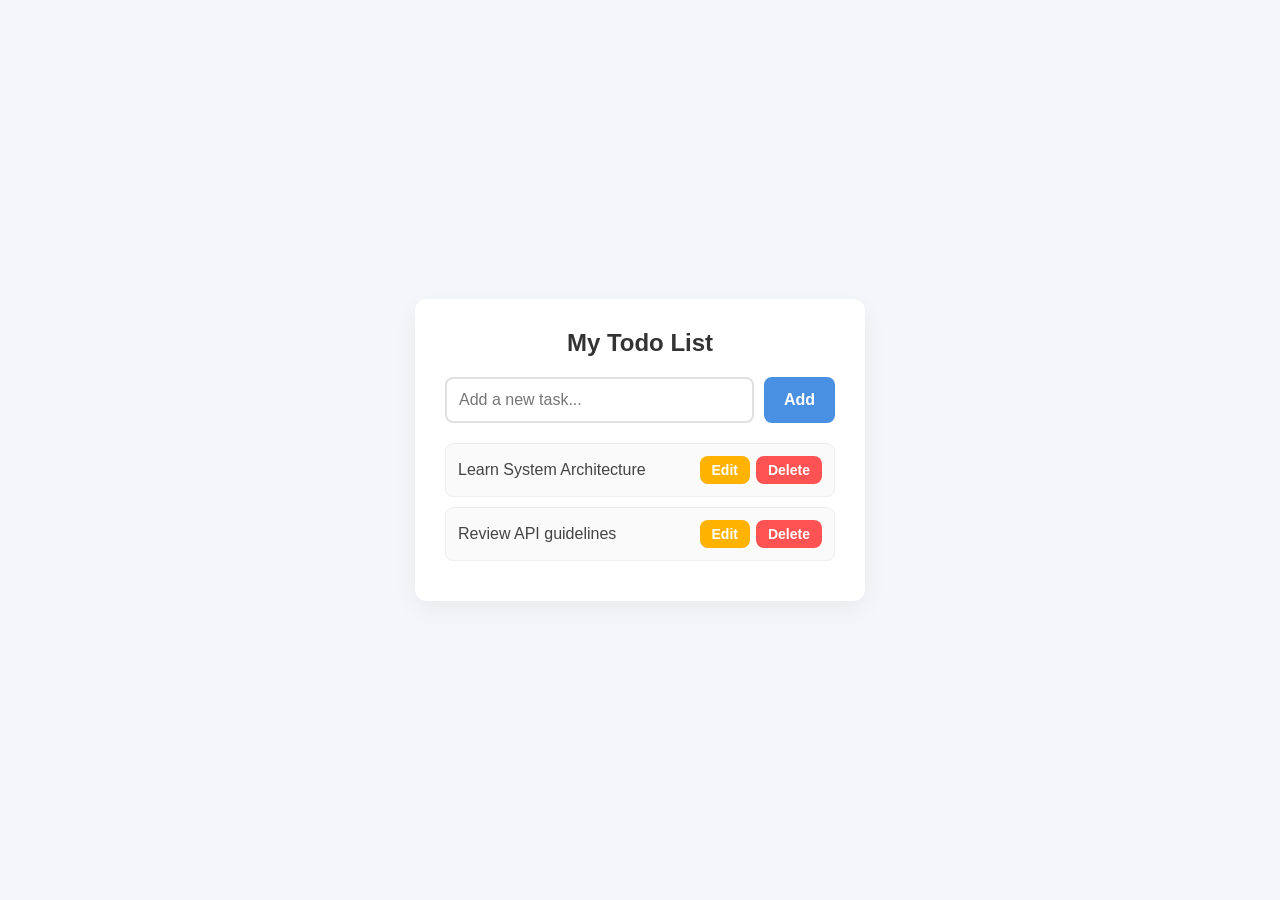
<file: My Practice/Practice/SIP Training/L_30_Task1.html>
<!DOCTYPE html>
<html lang="en">
<head>
    <meta charset="UTF-8">
    <meta name="viewport" content="width=device-width, initial-scale=0.1">
    <title>CRUD Todo App</title>
    <style>
        * { box-sizing: border-box; margin: 0; padding: 0; font-family: 'Segoe UI', Tahoma, Geneva, Verdana, sans-serif; }
        body { background: #f4f6f9; display: flex; justify-content: center; align-items: center; min-height: 100vh; padding: 20px; }
        .todo-container { background: #fff; width: 100%; max-width: 450px; padding: 30px; border-radius: 12px; box-shadow: 0 8px 24px rgba(0,0,0,0.05); }
        h2 { margin-bottom: 20px; color: #333; text-align: center; }
        .input-group { display: flex; gap: 10px; margin-bottom: 20px; }
        input[type="text"] { flex: 1; padding: 12px; border: 2px solid #e0e0e0; border-radius: 8px; font-size: 16px; outline: none; transition: border-color 0.2s; }
        input[type="text"]:focus { border-color: #4a90e2; }
        button { padding: 12px 20px; border: none; border-radius: 8px; font-size: 16px; font-weight: bold; cursor: pointer; transition: background 0.2s; }
        .add-btn { background: #4a90e2; color: white; }
        .add-btn:hover { background: #357abd; }
        ul { list-style: none; }
        li { display: flex; justify-content: space-between; align-items: center; padding: 12px; background: #fafafa; border: 1px solid #eee; border-radius: 8px; margin-bottom: 10px; transition: transform 0.2s; }
        li:hover { transform: translateY(-1px); box-shadow: 0 4px 12px rgba(0,0,0,0.02); }
        .task-text { flex: 1; font-size: 16px; color: #444; word-break: break-all; margin-right: 10px; }
        .edit-input { flex: 1; padding: 8px; border: 2px solid #4a90e2; border-radius: 6px; font-size: 16px; margin-right: 10px; outline: none; }
        .actions { display: flex; gap: 6px; }
        .edit-btn { background: #ffb300; color: white; padding: 6px 12px; font-size: 14px; }
        .edit-btn:hover { background: #e6a100; }
        .delete-btn { background: #ff5252; color: white; padding: 6px 12px; font-size: 14px; }
        .delete-btn:hover { background: #e04444; }
        .save-btn { background: #2ecc71; color: white; padding: 6px 12px; font-size: 14px; }
        .save-btn:hover { background: #27ae60; }
    </style>
</head>
<body>

<div class="todo-container">
    <h2>My Todo List</h2>
    <div class="input-group">
        <input type="text" id="todo-input" placeholder="Add a new task...">
        <button class="add-btn" onclick="createTodo()">Add</button>
    </div>
    <ul id="todo-list"></ul>
</div>

<script>
    // State management (In-Memory Array acting as DB)
    let todos = [
        { id: 1, text: "Learn System Architecture" },
        { id: 2, text: "Review API guidelines" }
    ];

    const todoListElement = document.getElementById('todo-list');
    const todoInputElement = document.getElementById('todo-input');

    // READ: Render todos to UI
    function renderTodos() {
        todoListElement.innerHTML = '';
        todos.forEach(todo => {
            const li = document.createElement('li');
            li.innerHTML = `
                <span class="task-text" id="text-${todo.id}">${todo.text}</span>
                <div class="actions" id="actions-${todo.id}">
                    <button class="edit-btn" onclick="enableEdit(${todo.id})">Edit</button>
                    <button class="delete-btn" onclick="deleteTodo(${todo.id})">Delete</button>
                </div>
            `;
            todoListElement.appendChild(li);
        });
    }

    // CREATE: Add new todo
    function createTodo() {
        const text = todoInputElement.value.trim();
        if (!text) return alert("Task cannot be empty!");

        const newTodo = {
            id: Date.now(), // simple unique timestamp ID
            text: text
        };
        
        todos.push(newTodo);
        todoInputElement.value = '';
        renderTodos();
    }

    // UPDATE (Part 1): Replace text with input field
    function enableEdit(id) {
        const todo = todos.find(t => t.id === id);
        const textSpan = document.getElementById(`text-${id}`);
        const actionsDiv = document.getElementById(`actions-${id}`);

        textSpan.innerHTML = `<input type="text" class="edit-input" id="input-${id}" value="${todo.text}">`;
        actionsDiv.innerHTML = `
            <button class="save-btn" onclick="saveTodo(${id})">Save</button>
            <button class="delete-btn" onclick="renderTodos()">Cancel</button>
        `;
        document.getElementById(`input-${id}`).focus();
    }

    // UPDATE (Part 2): Save updated text to array
    function saveTodo(id) {
        const inputVal = document.getElementById(`input-${id}`).value.trim();
        if (!inputVal) return alert("Task text cannot be empty!");

        todos = todos.map(todo => todo.id === id ? { ...todo, text: inputVal } : todo);
        renderTodos();
    }

    // DELETE: Remove todo item
    function deleteTodo(id) {
        todos = todos.filter(todo => todo.id !== id);
        renderTodos();
    }

    // Setup input key listener (Enter key to submit)
    todoInputElement.addEventListener("keypress", (e) => {
        if (e.key === "Enter") createTodo();
    });

    // Initial load
    renderTodos();
</script>

</body>
</html>
</file>
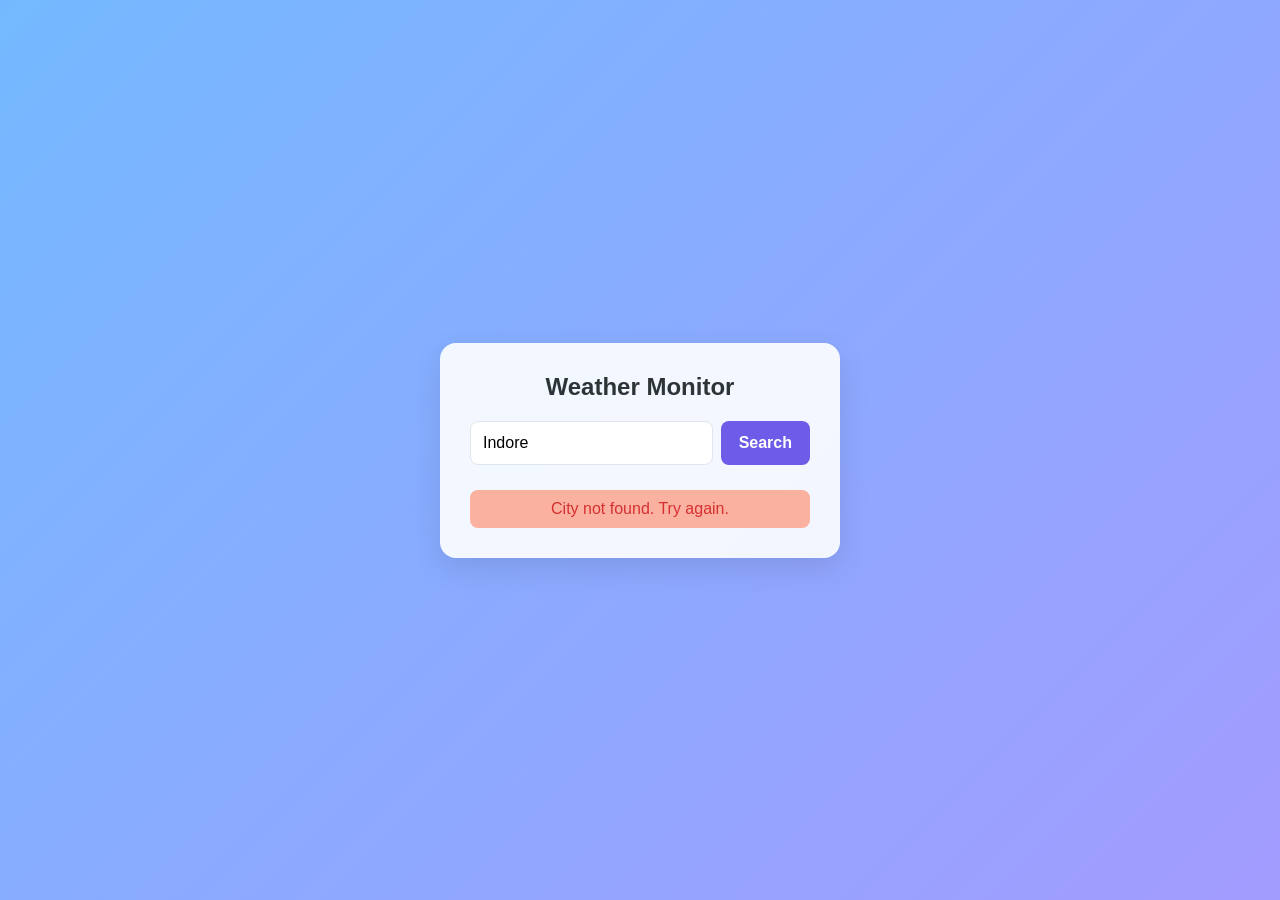
<file: My Practice/Practice/SIP Training/L_30_Task2.html>
<!DOCTYPE html>
<html lang="en">
<head>
    <meta charset="UTF-8">
    <meta name="viewport" content="width=device-width, initial-scale=1.0">
    <title>Weather Dashboard</title>
    <style>
        * { box-sizing: border-box; margin: 0; padding: 0; font-family: 'Segoe UI', Tahoma, Geneva, Verdana, sans-serif; }
        body { background: linear-gradient(135deg, #74b9ff, #a29bfe); display: flex; justify-content: center; align-items: center; min-height: 100vh; padding: 20px; }
        .weather-container { background: rgba(255, 255, 255, 0.9); width: 100%; max-width: 400px; padding: 30px; border-radius: 16px; box-shadow: 0 10px 30px rgba(0,0,0,0.1); text-align: center; backdrop-filter: blur(5px); }
        h2 { margin-bottom: 20px; color: #2d3436; }
        .search-box { display: flex; gap: 8px; margin-bottom: 25px; }
        input { flex: 1; padding: 12px; border: 1px solid #dfe6e9; border-radius: 8px; font-size: 16px; outline: none; }
        button { background: #6c5ce7; color: white; border: none; padding: 12px 18px; font-size: 16px; font-weight: bold; border-radius: 8px; cursor: pointer; transition: background 0.2s; }
        button:hover { background: #5b4cc4; }
        .loader { display: none; margin: 20px auto; border: 4px solid #f3f3f3; border-top: 4px solid #6c5ce7; border-radius: 50%; width: 30px; height: 30px; animation: spin 1s linear infinite; }
        @keyframes spin { 0% { transform: rotate(0deg); } 100% { transform: rotate(360deg); } }
        .weather-card { display: none; margin-top: 10px; }
        .city { font-size: 24px; font-weight: bold; color: #2d3436; margin-bottom: 5px; }
        .temp { font-size: 48px; font-weight: 300; color: #2d3436; margin: 10px 0; }
        .desc { font-size: 18px; color: #636e72; text-transform: capitalize; font-weight: 500; }
        .details { display: flex; justify-content: space-around; margin-top: 25px; padding-top: 20px; border-top: 1px solid #eee; }
        .detail-item span { display: block; font-size: 14px; color: #b2bec3; }
        .detail-item strong { font-size: 16px; color: #2d3436; }
        .error { display: none; color: #d63031; background: #fab1a0; padding: 10px; border-radius: 8px; margin-top: 15px; font-weight: 500; }
    </style>
</head>
<body>

<div class="weather-container">
    <h2>Weather Monitor</h2>
    <div class="search-box">
        <input type="text" id="city-input" placeholder="Enter city name (e.g., Delhi)..." value="Indore">
        <button onclick="fetchWeather()">Search</button>
    </div>

    <div class="loader" id="loader"></div>
    <div class="error" id="error-msg">City not found. Try again.</div>

    <div class="weather-card" id="weather-card">
        <div class="city" id="ui-city">City Name</div>
        <div class="temp" id="ui-temp">--°C</div>
        <div class="desc" id="ui-desc">Condition</div>
        <div class="details">
            <div class="detail-item">
                <span>Humidity</span>
                <strong id="ui-humidity">--%</strong>
            </div>
            <div class="detail-item">
                <span>Wind Speed</span>
                <strong id="ui-wind">-- km/h</strong>
            </div>
        </div>
    </div>
</div>

<script>
    async function fetchWeather() {
        const cityInput = document.getElementById('city-input').value.trim();
        const loader = document.getElementById('loader');
        const card = document.getElementById('weather-card');
        const errorMsg = document.getElementById('error-msg');

        if (!cityInput) return alert("Please enter a city name");

        // UI State: Loading
        loader.style.display = 'block';
        card.style.display = 'none';
        errorMsg.style.display = 'none';

        try {
            // Fetching from a free JSON endpoint wrapper around wttr.in
            const response = await fetch(`https://wttr.in/${encodeURIComponent(cityInput)}?format=j1`);
            
            if (!response.ok) throw new Error("City data not available");

            const data = await response.json();
            
            // Extracting relevant metrics from JSON
            const currentCondition = data.current_condition[0];
            const areaInfo = data.nearest_area[0];
            
            const cityName = areaInfo.areaName[0].value;
            const countryName = areaInfo.country[0].value;
            const tempC = currentCondition.temp_C;
            const weatherDesc = currentCondition.weatherDesc[0].value;
            const humidity = currentCondition.humidity;
            const windSpeed = currentCondition.windspeedKmh;

            // Updating UI Components
            document.getElementById('ui-city').textContent = `${cityName}, ${countryName}`;
            document.getElementById('ui-temp').textContent = `${tempC}°C`;
            document.getElementById('ui-desc').textContent = weatherDesc;
            document.getElementById('ui-humidity').textContent = `${humidity}%`;
            document.getElementById('ui-wind').textContent = `${windSpeed} km/h`;

            // UI State: Success Display
            loader.style.display = 'none';
            card.style.display = 'block';

        } catch (error) {
            console.error(error);
            loader.style.display = 'none';
            errorMsg.style.display = 'block';
        }
    }

    // Trigger initial search for default value
    window.onload = fetchWeather;
    
    // Add Enter key event listener
    document.getElementById('city-input').addEventListener("keypress", (e) => {
        if (e.key === "Enter") fetchWeather();
    });
</script>

</body>
</html>
</file>
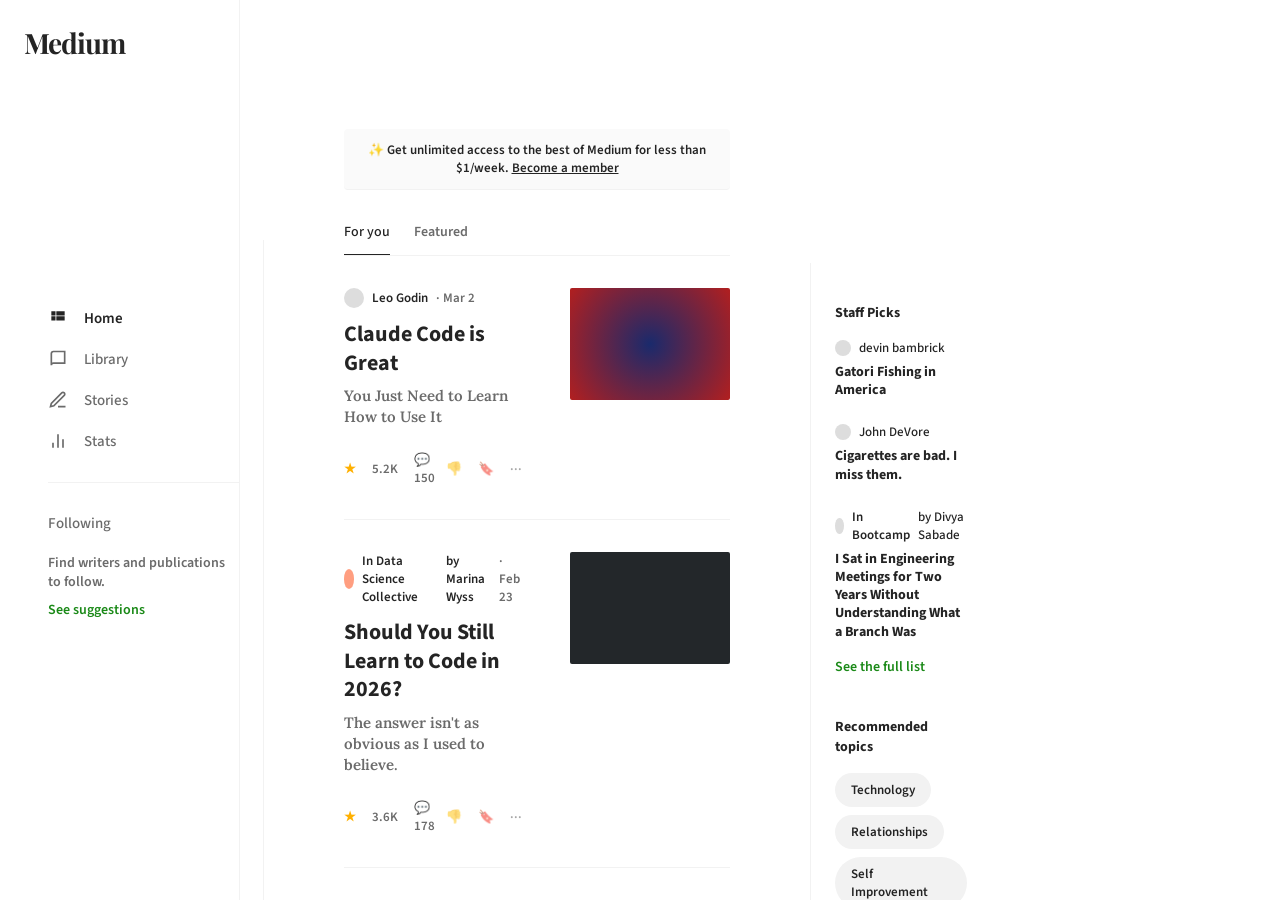
<file: Prime DSA Classes/ClassPractice/Class_1_Notes/Medium.html>
<!DOCTYPE html>
<html lang="en">
<head>
    <meta charset="UTF-8">
    <meta name="viewport" content="width=device-width, initial-scale=1.0">
    <title>Medium Clone</title>
    <link rel="preconnect" href="https://fonts.googleapis.com">
    <link rel="preconnect" href="https://fonts.gstatic.com" crossorigin>
    <link href="https://fonts.googleapis.com/css2?family=Lora:ital,wght@0,500;0,700;1,400&family=Playfair+Display:ital,wght@0,700;1,700&family=Source+Sans+3:wght@400;500;600;700&display=swap" rel="stylesheet">
    <style>
        /* --- RESET & GLOBAL STYLES --- */
        * {
            box-sizing: border-box;
            margin: 0;
            padding: 0;
        }
        body {
            font-family: 'Source Sans 3', sans-serif;
            color: #242424;
            background-color: #ffffff;
            display: grid;
            grid-template-columns: 240px 1fr 360px;
            min-height: 100vh;
        }

        a {
            text-decoration: none;
            color: inherit;
        }

        /* --- SIDEBAR LEFT --- */
        .sidebar-left {
            border-right: 1px solid #f2f2f2;
            padding: 24px;
            display: flex;
            flex-direction: column;
            gap: 32px;
            position: fixed;
            width: 240px;
            height: 100vh;
        }

        .logo {
            font-family: 'Playfair Display', serif;
            font-size: 28px;
            font-weight: 700;
            letter-spacing: -1px;
            margin-bottom: 12px;
        }

        .nav-menu {
            display: flex;
            flex-direction: column;
            gap: 20px;
        }

        .nav-item {
            display: flex;
            align-items: center;
            gap: 16px;
            font-size: 15px;
            color: #6b6b6b;
            font-weight: 500;
            cursor: pointer;
        }

        .nav-item.active {
            color: #242424;
            font-weight: 600;
        }

        .nav-icon {
            width: 20px;
            height: 20px;
            opacity: 0.7;
        }

        .nav-item.active .nav-icon {
            opacity: 1;
        }

        .divider {
            height: 1px;
            background-color: #f2f2f2;
            margin: 10px 0;
        }

        .find-writers {
            font-size: 14px;
            color: #6b6b6b;
            line-height: 1.4;
        }

        .find-writers a {
            color: #1a8917;
            display: block;
            margin-top: 8px;
        }

        /* --- MAIN FEED (MIDDLE) --- */
        .main-content {
            grid-column: 2;
            padding: 24px 64px;
            margin-left: 240px; /* Offset for fixed sidebar */
        }

        /* Promo Banner */
        .promo-banner {
            background-color: #fafafa;
            border-bottom: 1px solid #f2f2f2;
            padding: 12px;
            font-size: 13px;
            text-align: center;
            margin-bottom: 32px;
            border-radius: 4px;
        }
        .promo-banner a {
            text-decoration: underline;
            font-weight: 600;
        }

        /* Feed Tabs */
        .feed-tabs {
            display: flex;
            gap: 24px;
            border-bottom: 1px solid #f2f2f2;
            margin-bottom: 32px;
        }

        .tab {
            padding-bottom: 12px;
            font-size: 14px;
            color: #6b6b6b;
            cursor: pointer;
        }

        .tab.active {
            color: #242424;
            border-bottom: 1px solid #242424;
            font-weight: 500;
        }

        /* Article Card Layout */
        .article-card {
            display: flex;
            justify-content: space-between;
            gap: 48px;
            padding-bottom: 32px;
            margin-bottom: 32px;
            border-bottom: 1px solid #f2f2f2;
        }

        .article-meta {
            display: flex;
            align-items: center;
            gap: 8px;
            font-size: 13px;
            color: #242424;
            margin-bottom: 12px;
        }

        .author-img {
            width: 20px;
            height: 20px;
            border-radius: 50%;
            background-color: #ddd;
        }

        .publication {
            font-weight: 600;
        }

        .article-title {
            font-family: 'Source Sans 3', sans-serif;
            font-size: 22px;
            font-weight: 700;
            line-height: 1.3;
            color: #242424;
            margin-bottom: 8px;
        }

        .article-excerpt {
            font-family: 'Lora', Georgia, serif;
            font-size: 15px;
            color: #6b6b6b;
            line-height: 1.4;
            margin-bottom: 24px;
        }

        .article-footer {
            display: flex;
            justify-content: space-between;
            align-items: center;
            font-size: 13px;
            color: #6b6b6b;
        }

        .footer-left {
            display: flex;
            align-items: center;
            gap: 16px;
        }

        .star-icon {
            color: #ffb000;
        }

        .footer-right {
            display: flex;
            gap: 16px;
            opacity: 0.6;
        }

        .article-image {
            width: 160px;
            height: 112px;
            object-fit: cover;
            border-radius: 2px;
            background-color: #f2f2f2;
            flex-shrink: 0;
        }

        /* --- SIDEBAR RIGHT --- */
        .sidebar-right {
            grid-column: 3;
            border-left: 1px solid #f2f2f2;
            padding: 40px 24px;
            display: flex;
            flex-direction: column;
            gap: 40px;
        }

        .section-title {
            font-size: 14px;
            font-weight: 700;
            color: #242424;
            margin-bottom: 16px;
        }

        /* Staff Picks list */
        .staff-picks-list {
            display: flex;
            flex-direction: column;
            gap: 24px;
        }

        .pick-item-meta {
            display: flex;
            align-items: center;
            gap: 8px;
            font-size: 13px;
            font-weight: 500;
            margin-bottom: 6px;
        }

        .pick-item-title {
            font-size: 14px;
            font-weight: 700;
            line-height: 1.3;
            color: #242424;
        }

        /* Recommended Topics Tags */
        .topics-grid {
            display: flex;
            flex-wrap: wrap;
            gap: 8px;
        }

        .topic-tag {
            background-color: #f2f2f2;
            padding: 8px 16px;
            border-radius: 100px;
            font-size: 13px;
            color: #242424;
            transition: background-color 0.2s;
        }

        .topic-tag:hover {
            background-color: #e6e6e6;
        }

        .see-more-link {
            font-size: 14px;
            color: #1a8917;
            display: inline-block;
            margin-top: 16px;
        }
    </style>
</head>
<body>

    <aside class="sidebar-left">
        <div class="logo">Medium</div>
        <nav class="nav-menu">
            <div class="nav-item active">
                <svg class="nav-icon" viewBox="0 0 24 24" fill="currentColor"><path d="M4 10h5v5H4v-5zm0-6h5v5H4V4zm6 6h10v5H10v-5zm0-6h10v5H10V4z"/>
                <!DOCTYPE html>
<html lang="en">
<head>
    <meta charset="UTF-8">
    <meta name="viewport" content="width=device-width, initial-scale=1.0">
    <title>Medium Clone</title>
    <link rel="preconnect" href="https://fonts.googleapis.com">
    <link rel="preconnect" href="https://fonts.gstatic.com" crossorigin>
    <link href="https://fonts.googleapis.com/css2?family=Lora:ital,wght@0,500;0,700;1,400&family=Playfair+Display:ital,wght@0,700;1,700&family=Source+Sans+3:wght@400;500;600;700&display=swap" rel="stylesheet">
    <style>
        /* --- RESET & GLOBAL STYLES --- */
        * {
            box-sizing: border-box;
            margin: 0;
            padding: 0;
        }
        body {
            font-family: 'Source Sans 3', sans-serif;
            color: #242424;
            background-color: #ffffff;
            display: grid;
            grid-template-columns: 240px 1fr 360px;
            min-height: 100vh;
        }

        a {
            text-decoration: none;
            color: inherit;
        }

        /* --- SIDEBAR LEFT --- */
        .sidebar-left {
            border-right: 1px solid #f2f2f2;
            padding: 24px;
            display: flex;
            flex-direction: column;
            gap: 32px;
            position: fixed;
            width: 240px;
            height: 100vh;
        }

        .logo {
            font-family: 'Playfair Display', serif;
            font-size: 28px;
            font-weight: 700;
            letter-spacing: -1px;
            margin-bottom: 12px;
        }

        .nav-menu {
            display: flex;
            flex-direction: column;
            gap: 20px;
        }

        .nav-item {
            display: flex;
            align-items: center;
            gap: 16px;
            font-size: 15px;
            color: #6b6b6b;
            font-weight: 500;
            cursor: pointer;
        }

        .nav-item.active {
            color: #242424;
            font-weight: 600;
        }

        .nav-icon {
            width: 20px;
            height: 20px;
            opacity: 0.7;
        }

        .nav-item.active .nav-icon {
            opacity: 1;
        }

        .divider {
            height: 1px;
            background-color: #f2f2f2;
            margin: 10px 0;
        }

        .find-writers {
            font-size: 14px;
            color: #6b6b6b;
            line-height: 1.4;
        }

        .find-writers a {
            color: #1a8917;
            display: block;
            margin-top: 8px;
        }

        /* --- MAIN FEED (MIDDLE) --- */
        .main-content {
            grid-column: 2;
            padding: 24px 64px;
            margin-left: 240px; /* Offset for fixed sidebar */
        }

        /* Promo Banner */
        .promo-banner {
            background-color: #fafafa;
            border-bottom: 1px solid #f2f2f2;
            padding: 12px;
            font-size: 13px;
            text-align: center;
            margin-bottom: 32px;
            border-radius: 4px;
        }
        .promo-banner a {
            text-decoration: underline;
            font-weight: 600;
        }

        /* Feed Tabs */
        .feed-tabs {
            display: flex;
            gap: 24px;
            border-bottom: 1px solid #f2f2f2;
            margin-bottom: 32px;
        }

        .tab {
            padding-bottom: 12px;
            font-size: 14px;
            color: #6b6b6b;
            cursor: pointer;
        }

        .tab.active {
            color: #242424;
            border-bottom: 1px solid #242424;
            font-weight: 500;
        }

        /* Article Card Layout */
        .article-card {
            display: flex;
            justify-content: space-between;
            gap: 48px;
            padding-bottom: 32px;
            margin-bottom: 32px;
            border-bottom: 1px solid #f2f2f2;
        }

        .article-meta {
            display: flex;
            align-items: center;
            gap: 8px;
            font-size: 13px;
            color: #242424;
            margin-bottom: 12px;
        }

        .author-img {
            width: 20px;
            height: 20px;
            border-radius: 50%;
            background-color: #ddd;
        }

        .publication {
            font-weight: 600;
        }

        .article-title {
            font-family: 'Source Sans 3', sans-serif;
            font-size: 22px;
            font-weight: 700;
            line-height: 1.3;
            color: #242424;
            margin-bottom: 8px;
        }

        .article-excerpt {
            font-family: 'Lora', Georgia, serif;
            font-size: 15px;
            color: #6b6b6b;
            line-height: 1.4;
            margin-bottom: 24px;
        }

        .article-footer {
            display: flex;
            justify-content: space-between;
            align-items: center;
            font-size: 13px;
            color: #6b6b6b;
        }

        .footer-left {
            display: flex;
            align-items: center;
            gap: 16px;
        }

        .star-icon {
            color: #ffb000;
        }

        .footer-right {
            display: flex;
            gap: 16px;
            opacity: 0.6;
        }

        .article-image {
            width: 160px;
            height: 112px;
            object-fit: cover;
            border-radius: 2px;
            background-color: #f2f2f2;
            flex-shrink: 0;
        }

        /* --- SIDEBAR RIGHT --- */
        .sidebar-right {
            grid-column: 3;
            border-left: 1px solid #f2f2f2;
            padding: 40px 24px;
            display: flex;
            flex-direction: column;
            gap: 40px;
        }

        .section-title {
            font-size: 14px;
            font-weight: 700;
            color: #242424;
            margin-bottom: 16px;
        }

        /* Staff Picks list */
        .staff-picks-list {
            display: flex;
            flex-direction: column;
            gap: 24px;
        }

        .pick-item-meta {
            display: flex;
            align-items: center;
            gap: 8px;
            font-size: 13px;
            font-weight: 500;
            margin-bottom: 6px;
        }

        .pick-item-title {
            font-size: 14px;
            font-weight: 700;
            line-height: 1.3;
            color: #242424;
        }

        /* Recommended Topics Tags */
        .topics-grid {
            display: flex;
            flex-wrap: wrap;
            gap: 8px;
        }

        .topic-tag {
            background-color: #f2f2f2;
            padding: 8px 16px;
            border-radius: 100px;
            font-size: 13px;
            color: #242424;
            transition: background-color 0.2s;
        }

        .topic-tag:hover {
            background-color: #e6e6e6;
        }

        .see-more-link {
            font-size: 14px;
            color: #1a8917;
            display: inline-block;
            margin-top: 16px;
        }
    </style>
</head>
<body>

    <aside class="sidebar-left">
        <div class="logo"></div>
        <nav class="nav-menu">
            <div class="nav-item active">
                <svg class="nav-icon" viewBox="0 0 24 24" fill="currentColor"><path d="M4 10h5v5H4v-5zm0-6h5v5H4V4zm6 6h10v5H10v-5zm0-6h10v5H10V4z"/></svg>
                Home
            </div>
            <div class="nav-item">
                <svg class="nav-icon" viewBox="0 0 24 24" fill="none" stroke="currentColor" stroke-width="2"><path d="M4 19.5A2.5 2.5 0 0 1 6.5 17H20V3H6.5a2.5 2.5 0 0 0-2.5 2.5v14z"/></svg>
                Library
            </div>
            <div class="nav-item">
                <svg class="nav-icon" viewBox="0 0 24 24" fill="none" stroke="currentColor" stroke-width="2"><path d="M12 20h9M16.5 3.5a2.121 2.121 0 0 1 3 3L7 19l-4 1 1-4L16.5 3.5z"/></svg>
                Stories
            </div>
            <div class="nav-item">
                <svg class="nav-icon" viewBox="0 0 24 24" fill="none" stroke="currentColor" stroke-width="2"><path d="M18 20V10M12 20V4M6 20v-6"/></svg>
                Stats
            </div>
            
            <div class="divider"></div>
            
            <div class="nav-item">Following</div>
            <div class="find-writers">
                Find writers and publications to follow.
                <a href="#">See suggestions</a>
            </div>
        </nav>
    </aside>

    <main class="main-content">
        <div class="promo-banner">
            ✨ Get unlimited access to the best of Medium for less than $1/week. <a href="#">Become a member</a>
        </div>

        <div class="feed-tabs">
            <div class="tab active">For you</div>
            <div class="tab">Featured</div>
        </div>

        <article class="article-card">
            <div class="article-body">
                <div class="article-meta">
                    <div class="author-img"></div>
                    <span>Leo Godin</span>
                    <span style="color:#6b6b6b;">· Mar 2</span>
                </div>
                <h2 class="article-title">Claude Code is Great</h2>
                <p class="article-excerpt">You Just Need to Learn How to Use It</p>
                <div class="article-footer">
                    <div class="footer-left">
                        <span class="star-icon">★</span>
                        <span>5.2K</span>
                        <span>💬 150</span>
                    </div>
                    <div class="footer-right">
                        <span>👎</span> <span>🔖</span> <span>···</span>
                    </div>
                </div>
            </div>
            <div class="article-image" style="background: radial-gradient(circle, #1a2a6c, #b21f1f);"></div>
        </article>

        <article class="article-card">
            <div class="article-body">
                <div class="article-meta">
                    <div class="author-img" style="background-color: #ff9e80;"></div>
                    <span class="publication">In Data Science Collective</span> 
                    <span>by Marina Wyss</span>
                    <span style="color:#6b6b6b;">· Feb 23</span>
                </div>
                <h2 class="article-title">Should You Still Learn to Code in 2026?</h2>
                <p class="article-excerpt">The answer isn't as obvious as I used to believe.</p>
                <div class="article-footer">
                    <div class="footer-left">
                        <span class="star-icon">★</span>
                        <span>3.6K</span>
                        <span>💬 178</span>
                    </div>
                    <div class="footer-right">
                        <span>👎</span> <span>🔖</span> <span>···</span>
                    </div>
                </div>
            </div>
            <div class="article-image" style="background: #23272A;"></div>
        </article>

        <article class="article-card">
            <div class="article-body">
                <div class="article-meta">
                    <div class="author-img" style="background-color: #80deea;"></div>
                    <span class="publication">In Books Are Our Superpower</span> 
                    <span>by Desiree Peralta</span>
                    <span style="color:#6b6b6b;">· Mar 9</span>
                </div>
                <h2 class="article-title">“Women Are Basically Reading Porn”</h2>
                <p class="article-excerpt">And other misogynistic comments I receive when I say I'm a fiction reader.</p>
                <div class="article-footer">
                    <div class="footer-left">
                        <span class="star-icon">★</span>
                        <span>6K</span>
                        <span>💬 305</span>
                    </div>
                    <div class="footer-right">
                        <span>👎</span> <span>🔖</span> <span>···</span>
                    </div>
                </div>
            </div>
            <div class="article-image" style="background: #eed8a1;"></div>
        </article>
    </main>

    <aside class="sidebar-right">
        <div>
            <h3 class="section-title">Staff Picks</h3>
            <div class="staff-picks-list">
                <div>
                    <div class="pick-item-meta">
                        <div class="author-img" style="width:16px; height:16px;"></div>
                        <span>devin bambrick</span>
                    </div>
                    <h4 class="pick-item-title">Gatori Fishing in America</h4>
                </div>
                <div>
                    <div class="pick-item-meta">
                        <div class="author-img" style="width:16px; height:16px;"></div>
                        <span>John DeVore</span>
                    </div>
                    <h4 class="pick-item-title">Cigarettes are bad. I miss them.</h4>
                </div>
                <div>
                    <div class="pick-item-meta">
                        <div class="author-img" style="width:16px; height:16px;"></div>
                        <span class="publication">In Bootcamp</span> <span>by Divya Sabade</span>
                    </div>
                    <h4 class="pick-item-title">I Sat in Engineering Meetings for Two Years Without Understanding What a Branch Was</h4>
                </div>
            </div>
            <a href="#" class="see-more-link">See the full list</a>
        </div>

        <div>
            <h3 class="section-title">Recommended topics</h3>
            <div class="topics-grid">
                <a href="#" class="topic-tag">Technology</a>
                <a href="#" class="topic-tag">Relationships</a>
                <a href="#" class="topic-tag">Self Improvement</a>
                <a href="#" class="topic-tag">Writing</a>
                <a href="#" class="topic-tag">Machine Learning</a>
                <a href="#" class="topic-tag">Politics</a>
                <a href="#" class="topic-tag">Cryptocurrency</a>
            </div>
        </div>
    </aside>

</body>
</html>
</file>
